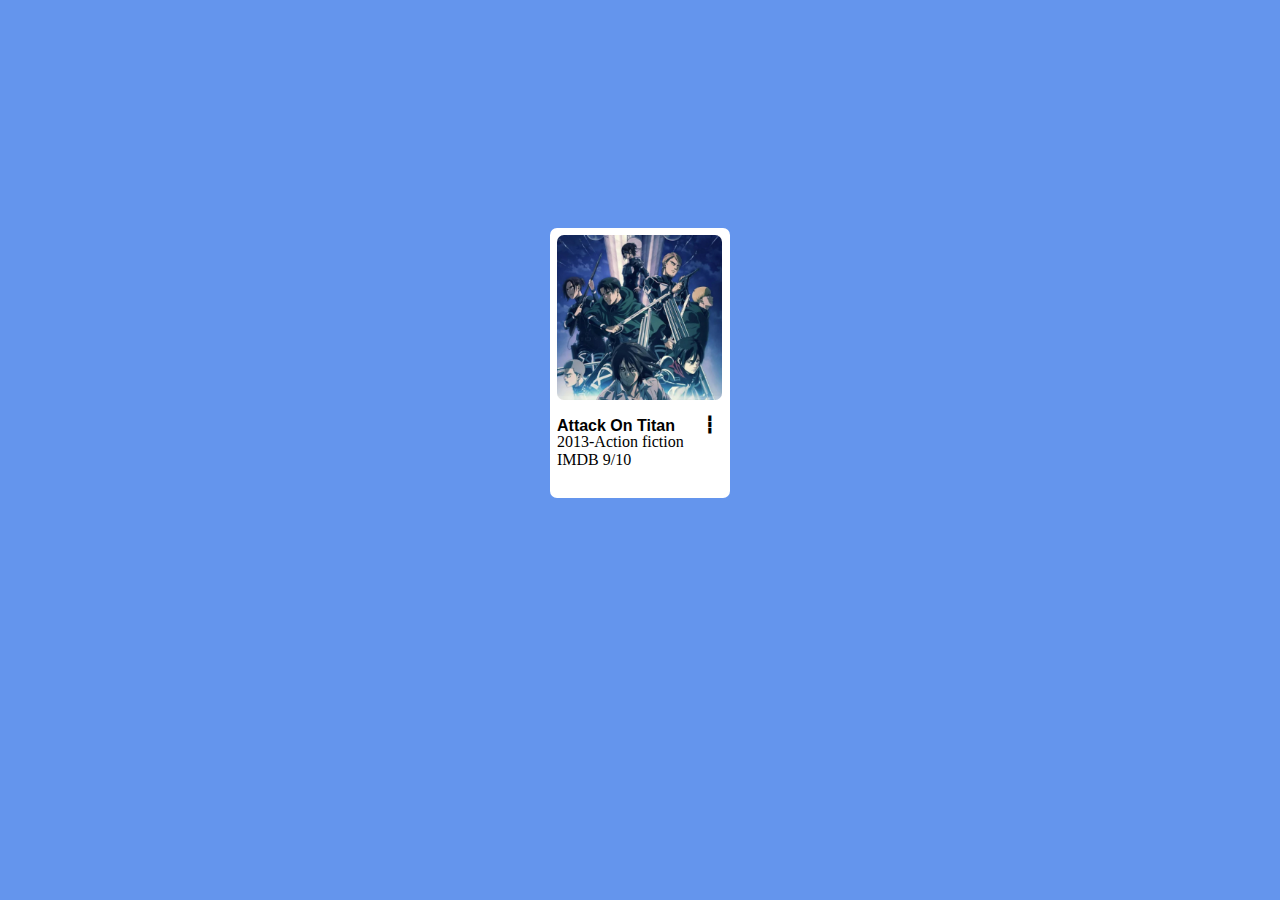
<file: the-card/Index.html>
<!DOCTYPE html>
<html lang="en">
<head>
    <meta charset="UTF-8">
    <meta name="viewport" content="width=device-width, initial-scale=1.0">
    <title>sepideh nicoei</title>
    <link rel="stylesheet" href="./assets/style.css">
</head>
<body>
    <div class="box1">
        <div class="pict"></div>
        <div class="text">Attack On Titan 
            <div class="point">┇</div>
        </div>
        <div class="info">2013-Action fiction</div>
        <div class="info">IMDB 9/10</div>
        
    </div>
</body>
</html>
</file>
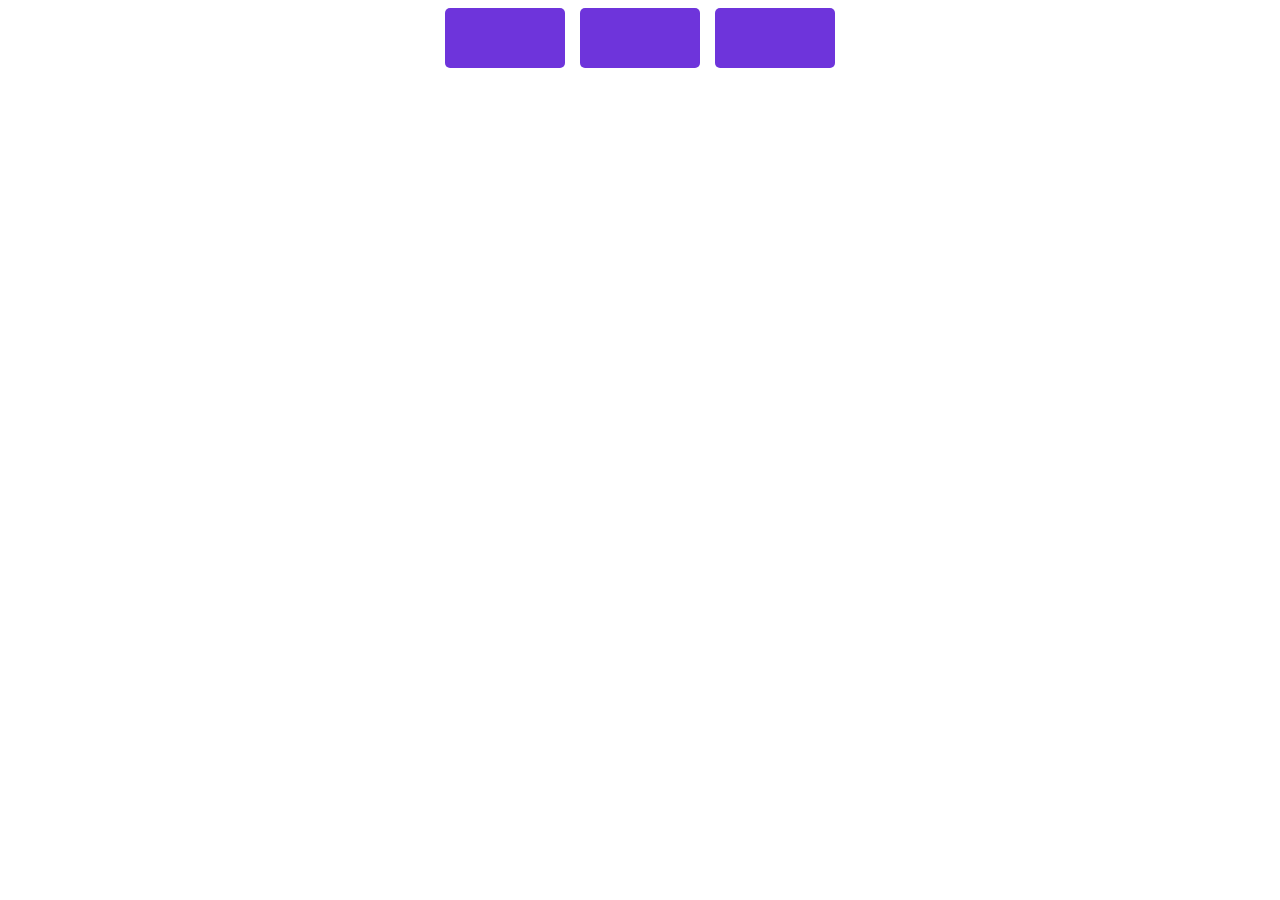
<file: flex-glow/sepideh_nicoei.html>
<!DOCTYPE html>
<html lang="en">
<head>
    <meta charset="UTF-8">
    <meta name="viewport" content="width=device-width, initial-scale=1.0">
    <title>sepideh nicoei</title>
    <link rel="stylesheet" href="style.css">
</head>
<body>
    
        <input type="radio" name="boxes" id="click1">
        <input type="radio" name="boxes" id="click2">
        <input type="radio" name="boxes" id="click3">
     
        <div class="container">
            <label for="click1" class="box1"></label>
            <label for="click2" class="box2"></label>
            <label for="click3" class="box3"></label>
        </div>
    
</body>
</html>
</file>
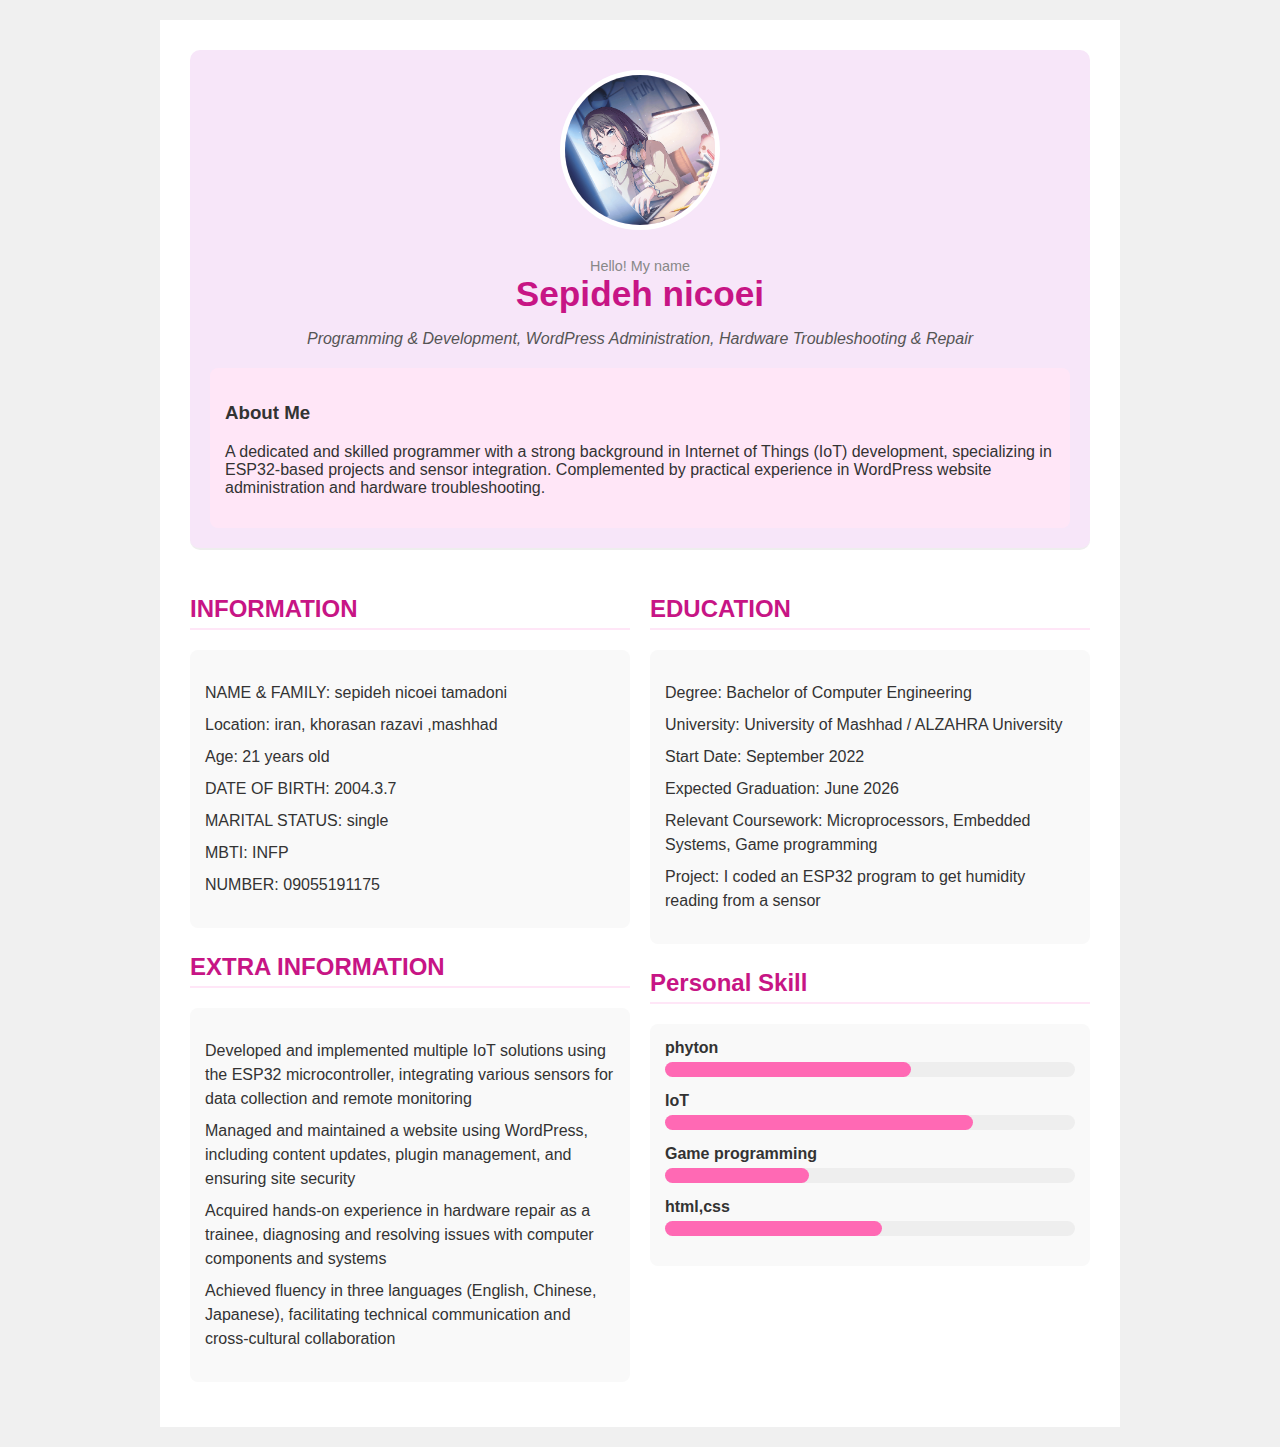
<file: mian-term/inex.html>
<!DOCTYPE html>
<html lang="en">
<head>
    <meta charset="UTF-8">
    <meta name="viewport" content="width=device-width, initial-scale=1.0">
    <title>Mei Resume</title>
    <link rel="stylesheet" href="./assets/style/style.css">
</head>
<body>
    <div class="container">
        <header class="header">
            <img src="./assets/picture/mypicture.png" alt="Picture of Mei" class="profile-pic">
            <p class="greeting">Hello! My name</p>
            <h1>Sepideh nicoei</h1>
            <p class="title">Programming & Development, WordPress Administration, Hardware Troubleshooting & Repair</p>
            <div class="about-me">
                <h3>About Me</h3>
                <p>A dedicated and skilled programmer with a strong background in Internet of Things (IoT) development, specializing in ESP32-based projects and sensor integration. Complemented by practical experience in WordPress website administration and hardware troubleshooting.</p>
            </div>
        </header>

        <div class="main-content">
            <div class="info-column">
                <h2>INFORMATION</h2>
                <div class="info-box">
                    <ul>
                        <li>NAME & FAMILY: sepideh nicoei tamadoni</li>
                        <li>Location: iran, khorasan razavi ,mashhad</li>
                        <li>Age: 21 years old</li>
                        <li>DATE OF BIRTH: 2004.3.7</li>
                        <li>MARITAL STATUS: single</li>
                        <li>MBTI: INFP</li>
                        <li>NUMBER: 09055191175</li>
                    </ul>
                </div>

                <h2>EXTRA INFORMATION</h2>
                <div class="extra-info-box">
                    <ul>
                        <li>Developed and implemented multiple IoT solutions using the ESP32 microcontroller, integrating various sensors for data collection and remote monitoring</li>
                        <li>Managed and maintained a website using WordPress, including content updates, plugin management, and ensuring site security</li>
                        <li>Acquired hands-on experience in hardware repair as a trainee, diagnosing and resolving issues with computer components and systems</li>
                        <li>Achieved fluency in three languages (English, Chinese, Japanese), facilitating technical communication and cross-cultural collaboration</li>
                    </ul>
                </div>
            </div>

            <div class="claims-skills-column">
                <h2>EDUCATION</h2>
                <div class="claims-box">
                    <ul>
                        <li>Degree: Bachelor of Computer Engineering</li>
                        <li>University: University of Mashhad / ALZAHRA University</li>
                        <li>Start Date: September 2022</li>
                        <li>Expected Graduation: June 2026</li>
                        <li>Relevant Coursework: Microprocessors, Embedded Systems, Game programming</li>
                        <li>Project: I coded an ESP32 program to get humidity reading from a sensor</li>
                    </ul>
                </div>

                <h2>Personal Skill</h2>
                <div class="skills-box">
                    <div class="skill-item">
                        <span>phyton</span>
                        <div class="skill-bar"><div class="phyton"></div></div>
                    </div>
                    <div class="skill-item">
                        <span>IoT</span>
                        <div class="skill-bar"><div class="IoT"></div></div>
                    </div>
                    <div class="skill-item">
                        <span>Game programming</span>
                        <div class="skill-bar"><div class="game"></div></div>
                    </div>
                    <div class="skill-item">
                        <span>html,css</span>
                        <div class="skill-bar"><div class="html"></div></div>
                    </div>
                </div>
            </div>
        </div>
    </div>
</body>
</html>
</file>
<file: the-card/assets/style.css>
body{
    background-color: cornflowerblue;
    display: flex;
    justify-content: center;
}
.box1{
    width: 180px;
    height: 270px;
    background-color: white;
    transform: translateY(220px);
    border-radius: 7px;   
}
.pict{
    width: 165px;
    height: 165px;
    background-image:url(./pictures/pic1.jpg);
    background-size: cover;
    border-radius: 7px ;
    margin: 7px;
    
}
.text{
    transform: translateY(10px);
    margin: 7px;
    display: flex;
    font-family: Arial, Helvetica, sans-serif;
    font-weight: 700;
}
.point{
    transform: translate(30px,-2px);

}
.info{
    font-family:Cambria, Cochin, Georgia, Times, 'Times New Roman', serif;
    margin-left: 7px;
}
</file>
<file: flex-glow/style.css>
.container {
    display: flex;
    justify-content: center;
    gap: 15px;
}

.box1 {
    width: 120px;
    height: 60px;
    background-color: #6e34db;
    cursor: pointer;
    transition: all 0.3s;
    border-radius: 5px;
}
.box2 {
    width: 120px;
    height: 60px;
    background-color: #6e34db;
    cursor: pointer;
    transition: all 0.3s;
    border-radius: 5px;
}
.box3 {
    width: 120px;
    height: 60px;
    background-color: #6e34db;
    cursor: pointer;
    transition: all 0.3s;
    border-radius: 5px;
}

.box2 {
    background-color: #6e34db;
}

.box3 {
    background-color: #6e34db;
}

input {
    display: none;
}

#click1:checked ~ .container .box1 {
    width: 200px;
    background-color: #e19b9b;
}

#click2:checked ~ .container .box2 {
    width: 200px;
    background-color: #e19b9b;
}

#click3:checked ~ .container .box3 {
    width: 200px;
    background-color: #e19b9b;
}
</file>
<file: mian-term/assets/style/style.css>
/* Basic reset and settings for the whole page */
body {
    font-family: Arial, sans-serif; /* Simple font */
    margin: 0;
    padding: 20px;
    background-color: #f0f0f0; /* Light background color */
    color: #333;
    direction: ltr; /* Left-to-right direction for English */
}

/* Main container for centering and width */
.container {
    max-width: 900px;
    margin: 0 auto;
    background-color: #fff;
    padding: 30px;
    
}

/* Header Styling */
.header {
    text-align: center;
    border-bottom: 2px solid #eee;
    margin-bottom: 20px;
    background-color: #f7e6f9; /* Soft pink/purple color */
    padding: 20px;
    border-radius: 10px;
    
}

.greeting {
    font-size: 0.9em;
    color: #888;
    margin-bottom: -5px;
}

.profile-pic {
    width: 150px;
    height: 150px;
    border-radius: 50%; /* Circle image */
    object-fit: cover;  /*fit picture*/
    border: 5px solid #fff;
    margin-bottom: 10px;
}

h1 {
    color: #c71585; /* Deep pink color */
    margin-top: 5px;
    margin-bottom: 5px;
    font-size: 2.2em;
}

.title {
    color: #555;
    font-style: italic;
    margin-bottom: 20px;
}

.about-me {
    background-color: #ffe6f7;
    padding: 15px;
    border-radius: 8px;
    text-align: left;
    margin-top: 15px;
}


.main-content {
    display: flex;
    gap: 20px; /* Space between columns */
}

.info-column, .claims-skills-column {
    flex: 1; /* Makes each column take equal space */
}

h2 {
    color: #c71585;
    border-bottom: 2px solid #ffe6f7;
    padding-bottom: 5px;
    margin-top: 25px;
}


.info-box, .extra-info-box, .claims-box, .skills-box {
    background-color: #f9f9f9;
    padding: 15px;
    border-radius: 8px;
    margin-bottom: 15px;
}

.info-box ul, .extra-info-box ul, .claims-box ul {
    list-style: none; /* Remove list points */
    padding: 0;
}

.info-box li, .extra-info-box li, .claims-box li {
    margin-bottom: 8px;
    line-height: 1.5; /*adding space between line */
}

/* Styling for Skill Bars */
.skill-item {
    margin-bottom: 15px;
}

.skill-item span {
    font-weight: bold;
    display: block;
    margin-bottom: 5px;
}

.skill-bar {
    background-color: #eee;
    height: 15px;
    border-radius: 10px;
}

.skill-bar div {
    background-color: #ff69b4; /* Skill bar color (Hot Pink) */
    height: 100%;
    border-radius: 10px;
}

.phyton{
    width: 60%;
}
.IoT{
    width: 75%;
}
.game{
    width: 35%;
}
.html{
    width: 53%;
}
</file>
